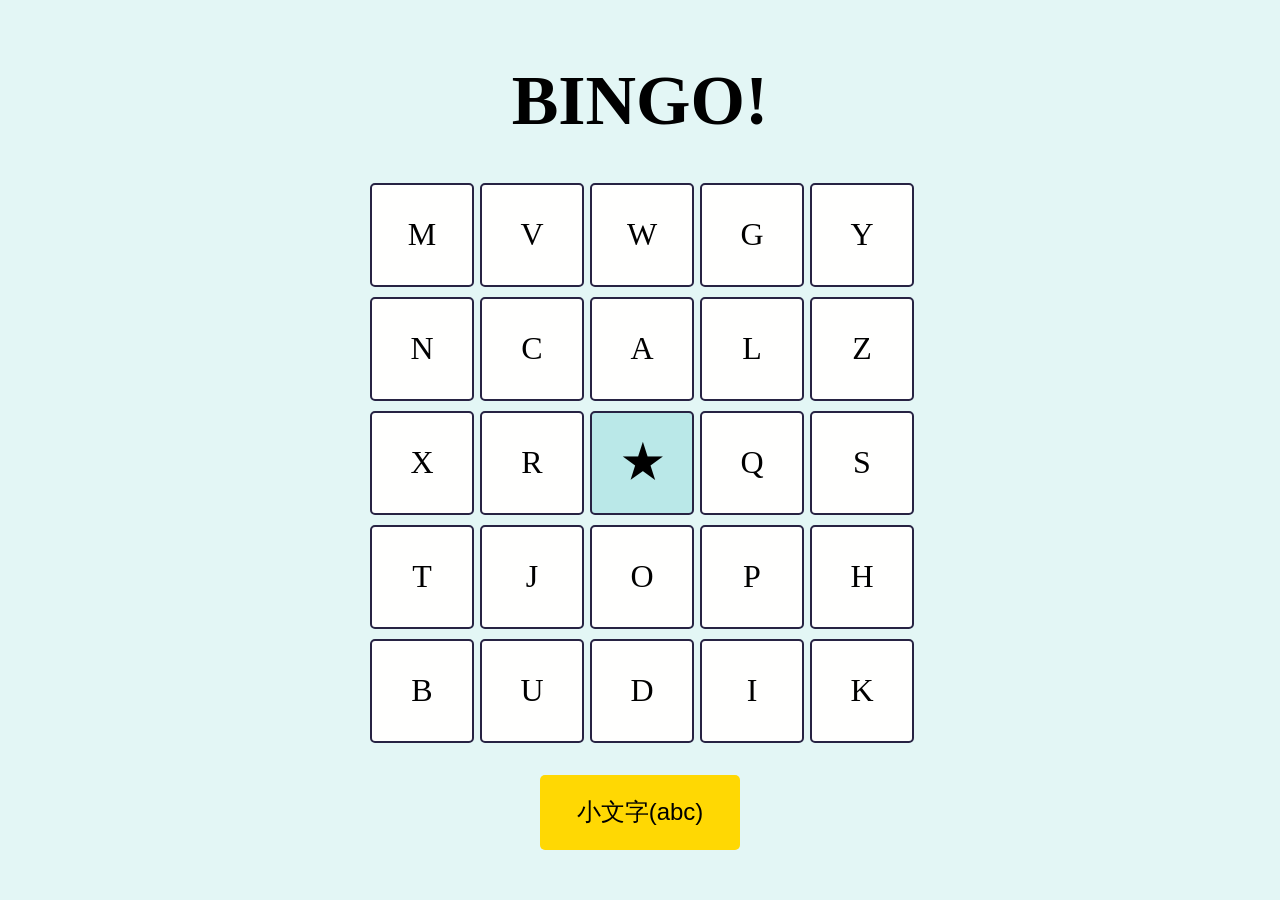
<file: materials/alphabetBingo/index.html>
<!doctype html>
<html lang="ja">
  <head>
    <meta charset="UTF-8" />
    <title>アルファベットビンゴ</title>
    <link rel="stylesheet" href="style.css" />
  </head>
  <body>
    <h1 id="title">BINGO!</h1>
    <div id="bingo-board">
    </div>
    <div class="button-wrapper">
      <button id="switch">小文字(abc)</button>  
    </div>


    <script src="script.js"></script>
  </body>
</html>
</file>
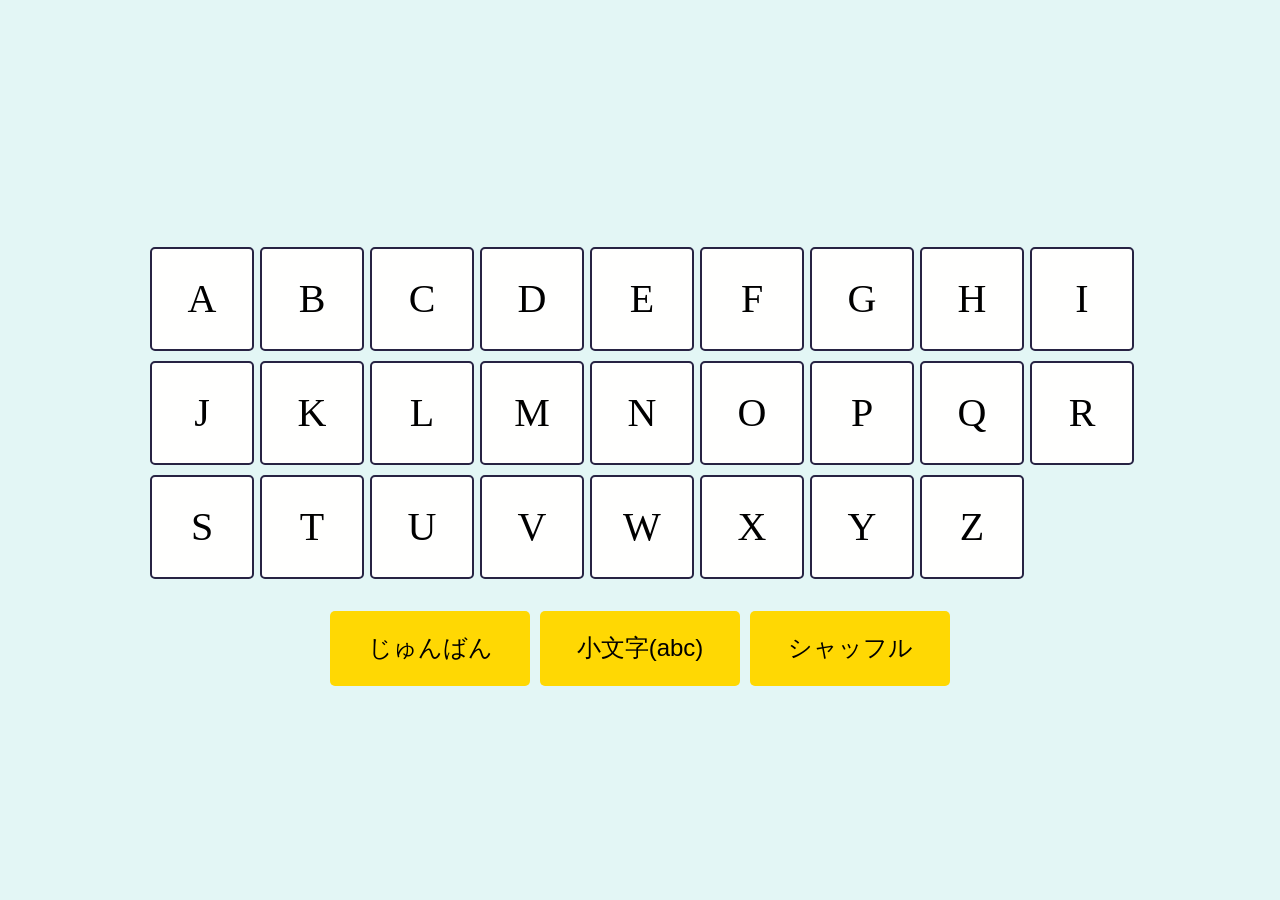
<file: materials/alphabetCards/index.html>
<!doctype html>
<html lang="ja">
  <head>
    <meta charset="UTF-8" />
    <title>アルファベットカード</title>
    <link rel="stylesheet" href="style.css" />
  </head>
  <body>
  
    <div id="card-board">

      
    </div>
    <div class="button_wrapper">
    <button id="order">じゅんばん</button>
    <button id="switch">小文字(abc)</button>
    <button id="shuffle">シャッフル</button>
    </div>
    <script src="script.js"></script>
  </body>
</html>
</file>
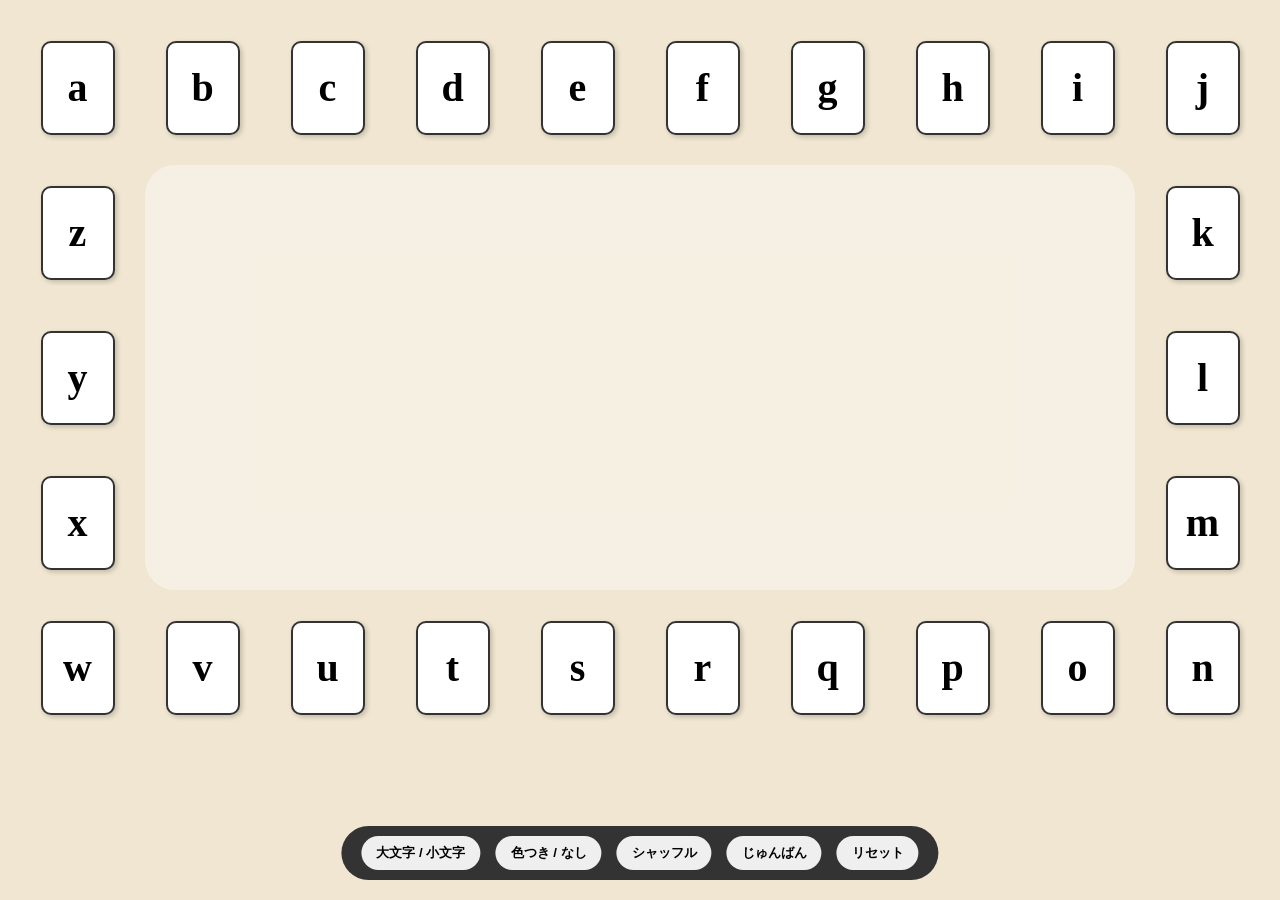
<file: materials/dragCards/index.html>
<!DOCTYPE html>
<html lang="ja">
<head>
    <meta charset="UTF-8">
    <meta name="viewport" content="width=device-width, initial-scale=1.0">
    <title>並べ替えカード②</title>
    <link rel="stylesheet" href="style.css">
</head>
<body>

    <div id="app-container">
        <div id="stock-grid"></div>

        <div id="main-canvas"></div>

        <div id="toolbar">
            <button onclick="toggleCase()" >大文字 / 小文字</button>
            <button onclick="toggleColor()" >色つき / なし</button>
            <button onclick="shuffleStock()" >シャッフル</button>
            <button onclick="orderStock()" >じゅんばん</button>
            <button onclick="resetCanvas()" data-tooltip="真ん中のカードを全部消すよ。１枚ずつ消したいときはカードをダブルクリック" class="has-tooltip">リセット</button>
        </div>
    </div>

    <script src="script.js"></script>
</body>
</html>
</file>
<file: materials/alphabetBingo/style.css>
body{
    font-family: "Arial Rounded MT Bold";
    justify-content: center;
    align-items: center;
    min-height: 100vh;
    margin: 0;
    background-color: #e3f6f5;
    overflow-x: hidden;
    overflow-y: hidden;
    display: flex;
    flex-direction: column;
    align-items: center;
    justify-content: center;
}
h1{
    text-align: center;
    font-size: 70px;
    margin: 10px;
}
.pop-effect {
  display: inline-block;
  animation: pop 1.5s ease-out;
}

@keyframes pop {
  0% { transform: scale(1); }
  50% { transform: scale(1.5);} /* 1.5倍に拡大 */
  100% { transform: scale(1); }
}
.shimmer-effect {
display: inline-block;
font-weight: bold;

animation:
    pop 0.8s ease-out,
    shine 1.8s linear;

/* キラキラさせるための背景設定 */
  background: linear-gradient(
    110deg, 
    #b69308 30%, 
    #ffc935 50%, 
    #fbe89a 70%
  );
  background-size: 200% auto;
  
  /* 文字を背景でくり抜く設定（これが無いとキラキラが見えません） */
  -webkit-background-clip: text;
  background-clip: text;
  color: transparent !important; /* 元の文字色を消して背景を見せる */
  
  /* もっとキラキラ感を出すなら影も追加 */
  filter: drop-shadow(0 0 5px rgba(255, 204, 0, 0.5));
}

@keyframes shine {
  0% { background-position: 200% center; }
  100% { background-position: -200% center; }
}

#bingo-board{
    display: grid;
    grid-template-columns: repeat(5, 100px);
    gap: 10px;
    justify-content: center;
    margin: 2rem auto;
    
}
.cell{
    width: 100px;
    height: 100px;
    display: flex;
    justify-content: center;
    align-items: center;
    border: 2px solid #272343;
    font-size: 32px;
    font-weight: normal;
    cursor: pointer;
    background-color: #fffffe;
    transition: 0.3s;
    border-radius: 5px;
    
}
.cell.selected{
    background-color: #bae8e8;
    font-weight: bold;
    font-size: 40px;
}
.cell.bingo{
    background-color: #ffd803;
}

.button_wrapper{
    display: flex;
    justify-content: center;
    gap: 10px;
}
button{
    width: 200px;
    height: 75px;
    justify-content: center;
    align-items: center;
    font-size: 24px;
    background-color: #ffd803;
    border: none;
    border-radius: 5px;
    transition: all 0.3s ease;
    cursor: pointer;
}
</file>
<file: materials/alphabetCards/style.css>
body{
    font-family: "Arial Rounded MT Bold";
    justify-content: center;
    align-items: center;
    min-height: 100vh;
    margin: 0;
    background-color: #e3f6f5;
    display: flex;
    flex-direction: column;
    align-items: center;
    justify-content: center;

}
h1{
    text-align: center;
    font-size: 70px;
    margin: 50px;
}
#card-board{
    display: grid;
    grid-template-columns: repeat(9, 100px);
    gap: 10px;
    justify-content: center;
    margin: 2rem auto;
    
}
.button_wrapper{
    display: flex;
    justify-content: center;
    gap: 10px;
}
button{
    width: 200px;
    height: 75px;
    justify-content: center;
    align-items: center;
    font-size: 24px;
    background-color: #ffd803;
    border: none;
    border-radius: 5px;
    transition: all 0.3s ease;
    cursor: pointer;
}

.cell{
    width: 100px;
    height: 100px;
    display: flex;
    justify-content: center;
    align-items: center;
    border: 2px solid #272343;
    font-size: 40px;
    font-weight: normal;
    cursor: pointer;
    background-color: #fffffe;
    transition: 0.3s;
    border-radius: 5px;
    
}
.cell.selected{
    opacity: 0;
    transform: scale(0.8);
}
</file>
<file: materials/dragCards/style.css>
:root {
    --bg-color: #f0e6d1;
    /* 文字ごとの色定義 */
    --color-a: #e5962c; --color-b: #346db9; --color-c: #346db9;
    --color-d: #346db9; --color-e: #346db9; --color-f: #e61019;
    --color-g: #346db9; --color-h: #e5962c; --color-i: #fddf08;
    --color-j: #e5962c; --color-k: #e5962c; --color-l: #e61019;
    --color-m: #e61019; --color-n: #e61019; --color-o: #c19e43;
    --color-p: #346db9; --color-q: #ee77a5; --color-r: #c19e43;
    --color-s: #e61019; --color-t: #346db9; --color-u: #ee77a5;
    --color-v: #346db9; --color-w: #ee77a5; --color-x: #e61019;
    --color-y: #fddf08; --color-z: #346db9;
    /* ... 他の文字も同様に追加可能 ... */
}

body, html { margin: 0; padding: 0; height: 100%; overflow: hidden; font-family: "Arial Rounded MT Bold";
    justify-content: center; }

#app-container {
    display: grid;
    grid-template-columns: repeat(10, 1fr);
    grid-template-rows: repeat(6, 1fr);
    height: 100vh;
    background-color: var(--bg-color);
    position: relative;

    padding: 20px;
    box-sizing: border-box;
    gap:10px;
}

/* 中央のキャンバス */
#main-canvas {
    grid-column: 2 / 10;
    grid-row: 2 / 5;
    background-color: rgba(255, 255, 255, 0.4);
    border-radius: 30px;
    position: relative;
    z-index: 1;
}

/* カードの基本 */
.card {
    width: 70px;
    height: 90px;
    margin: auto;
    background: white;
    border: 2px solid #333;
    border-radius: 10px;
    display: flex;
    justify-content: center;
    align-items: center;
    font-size: 2.5rem;
    font-weight: 900;
    cursor: grab;
    user-select: none;
    box-shadow: 2px 2px 5px rgba(0,0,0,0.2);
    transition: transform 0.1s;
}

/* ストック内のカード配置用 */
#stock-grid {
    display: contents; /* 親のグリッドに直接参加 */
}

/* キャンバス上のカード（絶対配置） */
.on-canvas {
    position: absolute;
    z-index: 100;
    touch-action: none;
}

/* 色付きモードの適用 */
.card.is-colored.letter-a { color: var(--color-a); }
.card.is-colored.letter-b { color: var(--color-b); }
.card.is-colored.letter-c { color: var(--color-c); }
.card.is-colored.letter-d { color: var(--color-d); }
.card.is-colored.letter-e { color: var(--color-e); }
.card.is-colored.letter-f { color: var(--color-f); }
.card.is-colored.letter-g { color: var(--color-g); }
.card.is-colored.letter-h { color: var(--color-h); }
.card.is-colored.letter-i { color: var(--color-i); }
.card.is-colored.letter-j { color: var(--color-j); }
.card.is-colored.letter-k { color: var(--color-k); }
.card.is-colored.letter-l { color: var(--color-l); }
.card.is-colored.letter-m { color: var(--color-m); }
.card.is-colored.letter-n { color: var(--color-n); }
.card.is-colored.letter-o { color: var(--color-o); }
.card.is-colored.letter-p { color: var(--color-p); }
.card.is-colored.letter-q { color: var(--color-q); }
.card.is-colored.letter-r { color: var(--color-r); }
.card.is-colored.letter-s { color: var(--color-s); }
.card.is-colored.letter-t { color: var(--color-t); }
.card.is-colored.letter-u { color: var(--color-u); }
.card.is-colored.letter-v { color: var(--color-v); }
.card.is-colored.letter-w { color: var(--color-w); }
.card.is-colored.letter-x { color: var(--color-x); }
.card.is-colored.letter-y { color: var(--color-y); }
.card.is-colored.letter-z { color: var(--color-z); }

/* 必要に応じて z まで追加 */

#toolbar {
    position: fixed;
    bottom: 20px;
    left: 50%;
    transform: translateX(-50%);
    background: #333;
    padding: 10px 20px;
    border-radius: 50px;
    display: flex;
    gap: 15px;
    z-index: 1000;
}

#toolbar button {
    padding: 8px 15px;
    cursor: pointer;
    border-radius: 20px;
    border: none;
    font-weight: bold;
    position: relative;
}


/* ツールチップの本体（共通設定） */
#toolbar button.has-tooltip::after {
    content: attr(data-tooltip); /* data-tooltipの中身を表示 */
    position: absolute;
    bottom: 170%; /* ボタンの少し上に配置 */
    left: 50%;
    transform: translateX(-50%);
    background-color: #333;
    color: white;
    padding: 5px 10px;
    border-radius: 5px;
    font-size: 0.8rem;
    white-space: nowrap; /* 改行させない */
    opacity: 0; /* 最初は透明 */
    visibility: hidden;
    transition: opacity 0.3s; /* ふわっと出す */
    pointer-events: none; /* 説明文が操作の邪魔をしないように */
    z-index: 2000;

}

/* マウスが乗った時だけ表示 */
#toolbar button:hover::after {
    opacity: 1;
    visibility: visible;
}

/* 吹き出しの三角（お好みで） 
#toolbar button::before {
    content: "";
    position: absolute;
    bottom: 110%;
    left: 50%;
    transform: translateX(-50%);
    border: 5px solid transparent;
    border-top-color: #333;
    opacity: 0;
    visibility: hidden;
    transition: opacity 0.3s;
}*/

#toolbar button:hover::before {
    opacity: 1;
    visibility: visible;
}
</file>
